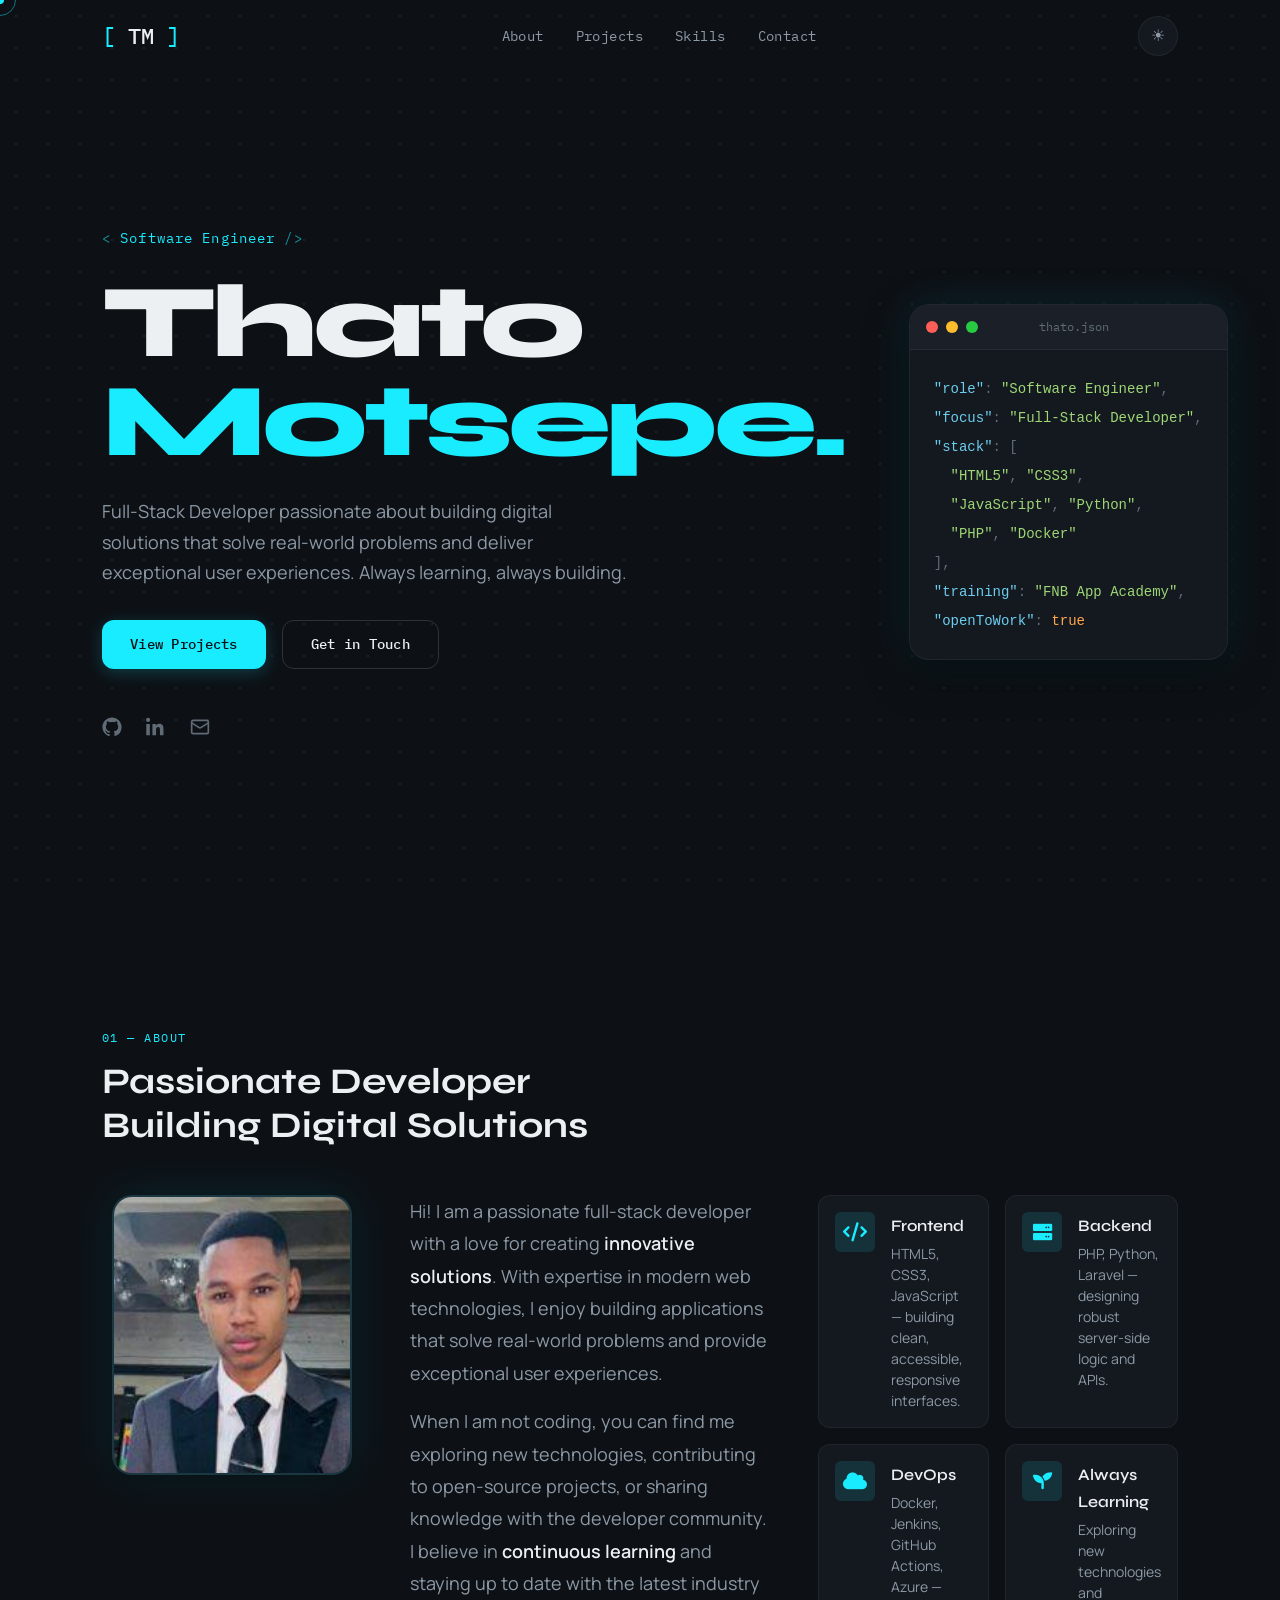
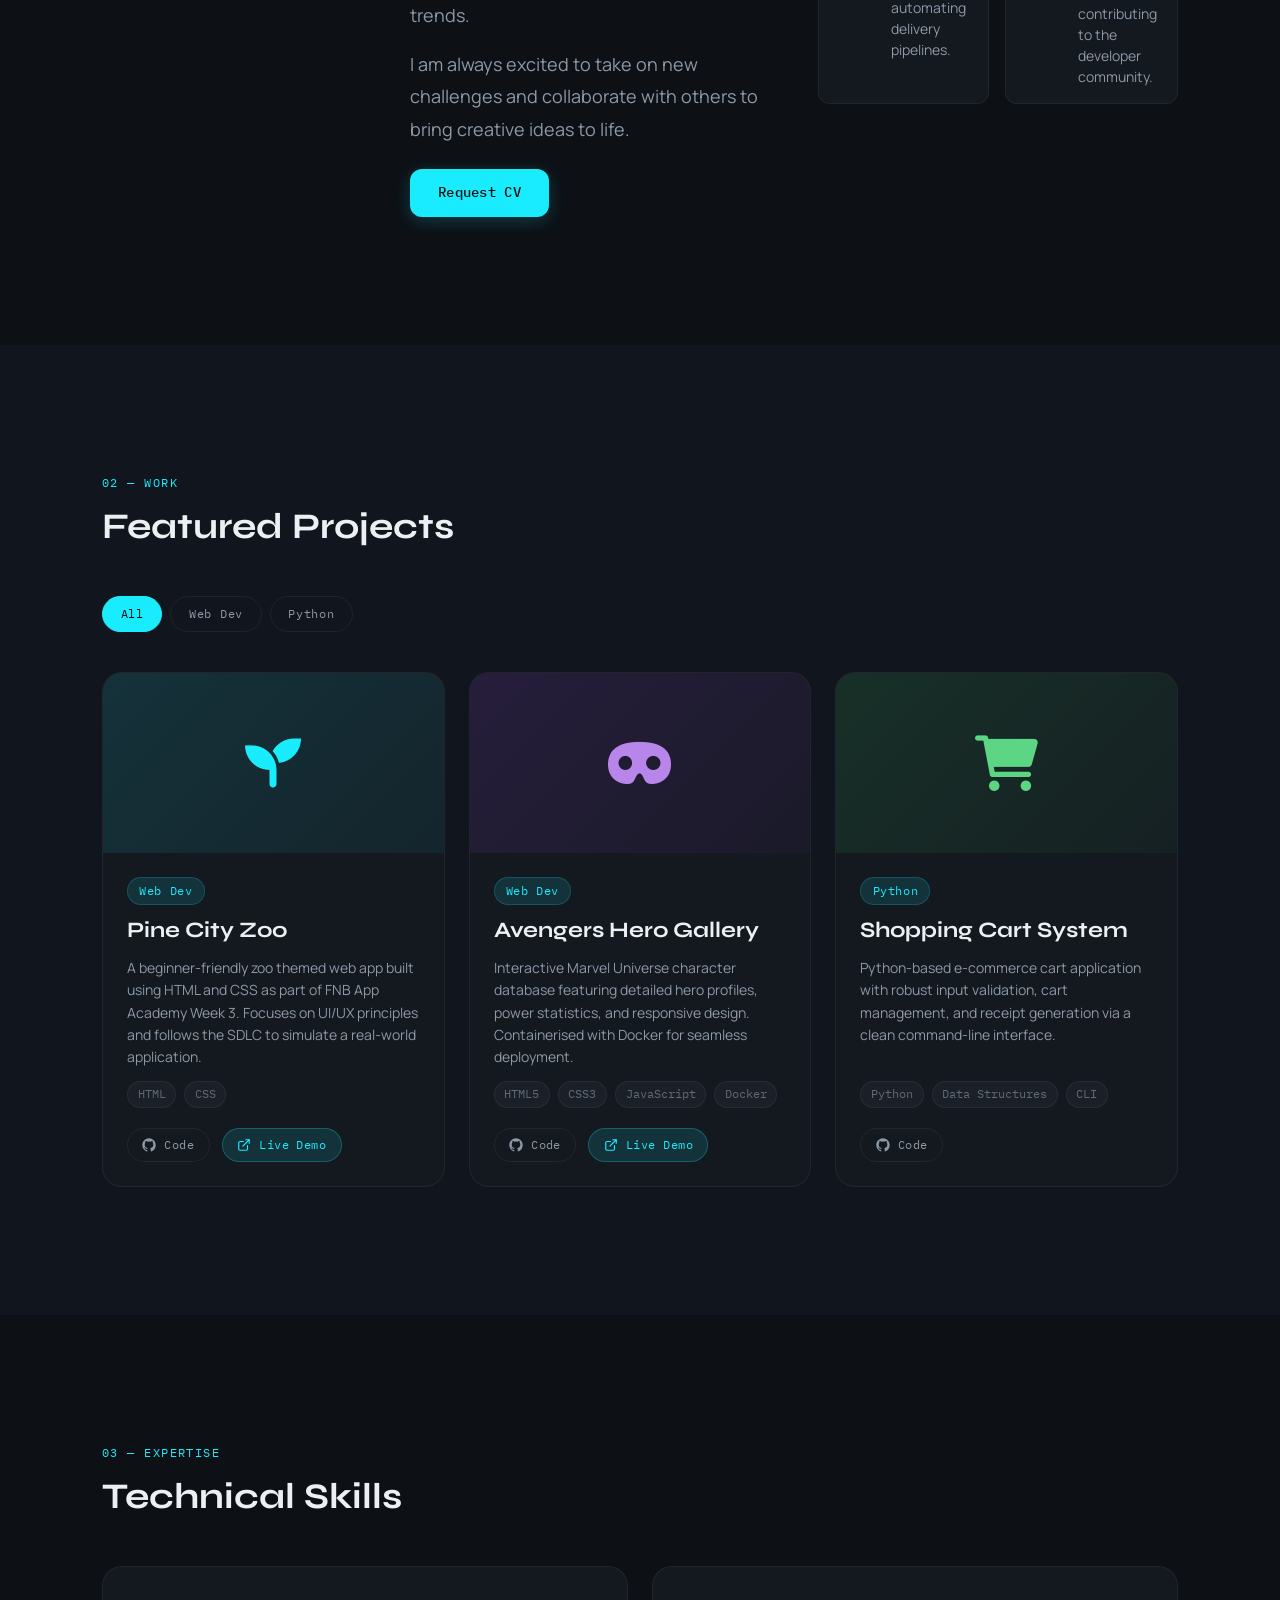
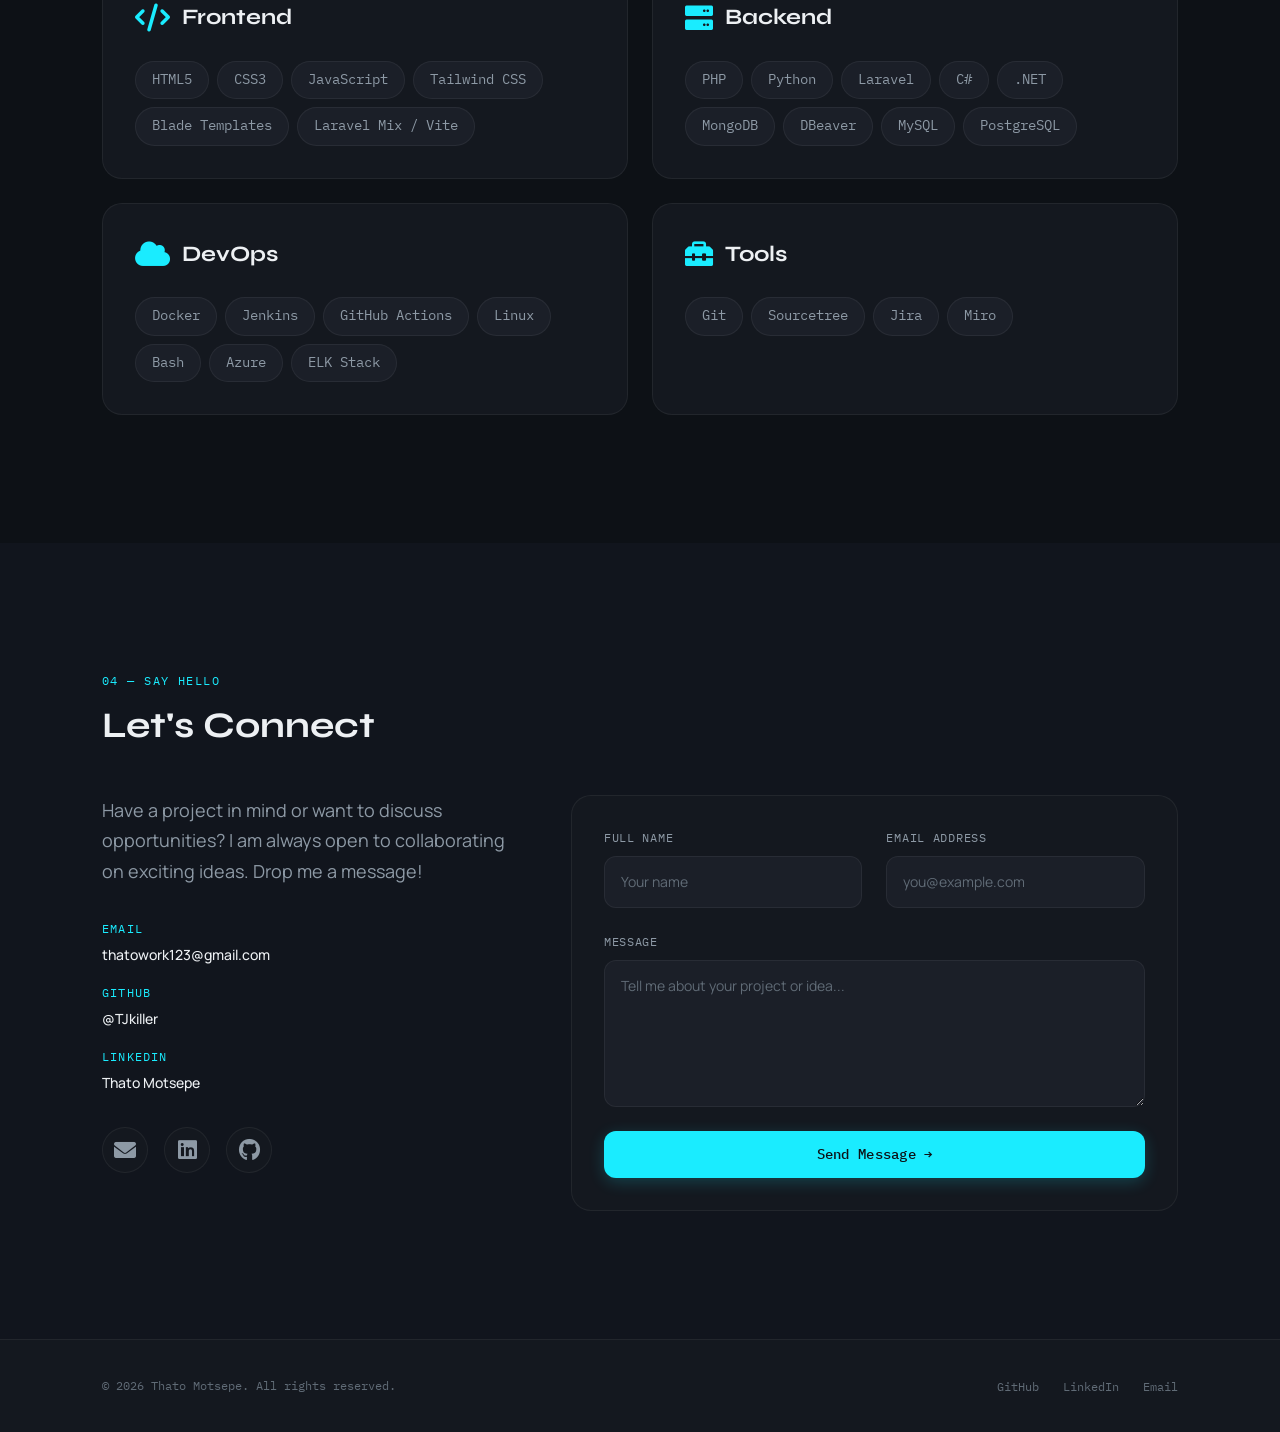
<file: index.html>
<!DOCTYPE html>
<html lang="en" data-theme="dark">
<head>
  <meta charset="UTF-8" />
  <meta name="viewport" content="width=device-width, initial-scale=1.0" />
  <meta name="description" content="Thato Motsepe — Software Engineer & Full-Stack Developer based in South Africa." />
  <title>Thato Motsepe · Software Engineer</title>

  <!-- Fonts: Syne (display) + IBM Plex Mono (code accents) + Manrope (body) -->
  <link rel="preconnect" href="https://fonts.googleapis.com" />
  <link rel="preconnect" href="https://fonts.gstatic.com" crossorigin />
  <link href="https://fonts.googleapis.com/css2?family=Syne:wght@400;600;700;800&family=IBM+Plex+Mono:wght@300;400;500&family=Manrope:wght@300;400;500;600&display=swap" rel="stylesheet" />

  <!-- Font Awesome (for icons used in projects section) -->
  <link href="https://cdnjs.cloudflare.com/ajax/libs/font-awesome/6.0.0/css/all.min.css" rel="stylesheet" />

  <!-- Stylesheet -->
  <link rel="stylesheet" href="main.css" />
</head>

<body>

  <!-- ============================================================
       CURSOR (desktop only)
  ============================================================ -->
  <div class="cursor" aria-hidden="true"></div>
  <div class="cursor-ring" aria-hidden="true"></div>

  <!-- ============================================================
       NAVIGATION
  ============================================================ -->
  <header class="site-header" id="site-header">
    <div class="header-inner">

      <!-- Logo / initials -->
      <a href="#hero" class="logo" aria-label="Thato Motsepe — home">
        <span class="logo-bracket">[</span>
        <span class="logo-name">TM</span>
        <span class="logo-bracket">]</span>
      </a>

      <!-- Desktop nav links -->
      <nav class="nav-links" id="nav-links" aria-label="Primary navigation">
        <ul>
          <li><a href="#about"    class="nav-link" data-section="about">About</a></li>
          <li><a href="#projects" class="nav-link" data-section="projects">Projects</a></li>
          <li><a href="#skills"   class="nav-link" data-section="skills">Skills</a></li>
          <li><a href="#contact"  class="nav-link" data-section="contact">Contact</a></li>
        </ul>
      </nav>

      <!-- Right controls -->
      <div class="header-controls">
        <button class="theme-toggle" id="theme-toggle" aria-label="Toggle colour theme" title="Toggle theme">
          <span class="theme-icon theme-icon--dark">☀</span>
          <span class="theme-icon theme-icon--light">☾</span>
        </button>

        <button class="burger" id="burger" aria-label="Toggle mobile menu" aria-expanded="false">
          <span></span>
          <span></span>
          <span></span>
        </button>
      </div>
    </div>
  </header>

  <!-- Mobile overlay -->
  <div class="mobile-overlay" id="mobile-overlay" aria-hidden="true"></div>

  <!-- ============================================================
       HERO
  ============================================================ -->
  <main>
    <section class="hero" id="hero" aria-label="Introduction">

      <!-- Background dot-grid -->
      <div class="hero-grid" aria-hidden="true"></div>

      <div class="hero-content">
        <p class="hero-eyebrow" data-animate="fade-up">
          <span class="tag-bracket">&lt;</span>
          Software Engineer
          <span class="tag-bracket">/&gt;</span>
        </p>

        <h1 class="hero-name" data-animate="fade-up" data-delay="100">
          Thato<br />
          <span class="hero-name--accent">Motsepe.</span>
        </h1>

        <p class="hero-bio" data-animate="fade-up" data-delay="200">
          Full-Stack Developer passionate about building digital solutions
          that solve real-world problems and deliver exceptional user experiences.
          Always learning, always building.
        </p>

        <div class="hero-cta" data-animate="fade-up" data-delay="300">
          <a href="#projects" class="btn btn--primary">View Projects</a>
          <a href="#contact"  class="btn btn--ghost">Get in Touch</a>
        </div>

        <!-- Social strip -->
        <ul class="hero-socials" data-animate="fade-up" data-delay="400">
          <li>
            <a href="https://github.com/TJkiller" target="_blank" rel="noopener" aria-label="GitHub">
              <!-- GitHub icon -->
              <svg width="20" height="20" viewBox="0 0 24 24" fill="currentColor"><path d="M12 .5C5.73.5.5 5.74.5 12c0 5.1 3.29 9.43 7.86 10.96.58.1.79-.25.79-.56v-2c-3.2.7-3.87-1.54-3.87-1.54-.53-1.34-1.28-1.7-1.28-1.7-1.05-.72.08-.7.08-.7 1.16.08 1.77 1.2 1.77 1.2 1.03 1.76 2.7 1.25 3.36.96.1-.75.4-1.25.72-1.54-2.56-.29-5.25-1.28-5.25-5.7 0-1.26.45-2.28 1.19-3.09-.12-.29-.52-1.46.11-3.04 0 0 .97-.31 3.18 1.18a11.1 11.1 0 0 1 2.9-.39c.98 0 1.97.13 2.9.39 2.2-1.49 3.17-1.18 3.17-1.18.63 1.58.23 2.75.11 3.04.74.81 1.19 1.83 1.19 3.09 0 4.43-2.7 5.41-5.27 5.69.41.36.78 1.06.78 2.14v3.16c0 .31.2.67.8.56A11.51 11.51 0 0 0 23.5 12C23.5 5.74 18.27.5 12 .5z"/></svg>
            </a>
          </li>
          <li>
            <a href="https://linkedin.com/in/thato-motsepe-7a61232b8" target="_blank" rel="noopener" aria-label="LinkedIn">
              <!-- LinkedIn icon -->
              <svg width="20" height="20" viewBox="0 0 24 24" fill="currentColor"><path d="M4.98 3.5A2.49 2.49 0 0 1 2.5 6a2.49 2.49 0 0 1-2.48-2.5A2.49 2.49 0 0 1 2.5 1a2.49 2.49 0 0 1 2.48 2.5zM.35 8.5H4.6V22H.35V8.5zm7.37 0h4.06v1.85h.06c.57-1.07 1.96-2.2 4.03-2.2 4.3 0 5.1 2.83 5.1 6.51V22h-4.24v-6.5c0-1.55-.03-3.55-2.16-3.55-2.17 0-2.5 1.69-2.5 3.44V22H7.72V8.5z"/></svg>
            </a>
          </li>
          <li>
            <a href="/cdn-cgi/l/email-protection#15617d74617a627a677e242726557278747c793b767a78" aria-label="Email">
              <!-- Email icon -->
              <svg width="20" height="20" viewBox="0 0 24 24" fill="none" stroke="currentColor" stroke-width="2" stroke-linecap="round" stroke-linejoin="round"><rect x="2" y="4" width="20" height="16" rx="2"/><path d="m22 7-8.97 5.7a1.94 1.94 0 0 1-2.06 0L2 7"/></svg>
            </a>
          </li>
        </ul>
      </div>

      <!-- Decorative code block -->
      <div class="hero-code-block" aria-hidden="true">
        <div class="code-window">
          <div class="code-window__titlebar">
            <span class="dot dot--red"></span>
            <span class="dot dot--yellow"></span>
            <span class="dot dot--green"></span>
            <span class="code-window__filename">thato.json</span>
          </div>
          <pre class="code-window__body"><code><span class="c-key">"role"</span><span class="c-punct">:</span> <span class="c-str">"Software Engineer"</span><span class="c-punct">,</span>
<span class="c-key">"focus"</span><span class="c-punct">:</span> <span class="c-str">"Full-Stack Developer"</span><span class="c-punct">,</span>
<span class="c-key">"stack"</span><span class="c-punct">:</span> <span class="c-punct">[</span>
  <span class="c-str">"HTML5"</span><span class="c-punct">,</span> <span class="c-str">"CSS3"</span><span class="c-punct">,</span>
  <span class="c-str">"JavaScript"</span><span class="c-punct">,</span> <span class="c-str">"Python"</span><span class="c-punct">,</span>
  <span class="c-str">"PHP"</span><span class="c-punct">,</span> <span class="c-str">"Docker"</span>
<span class="c-punct">]</span><span class="c-punct">,</span>
<span class="c-key">"training"</span><span class="c-punct">:</span> <span class="c-str">"FNB App Academy"</span><span class="c-punct">,</span>
<span class="c-key">"openToWork"</span><span class="c-punct">:</span> <span class="c-bool">true</span></code></pre>
        </div>
      </div>

    </section>

    <!-- ============================================================
         ABOUT
    ============================================================ -->
    <section class="section" id="about" aria-label="About Thato">
      <div class="section-inner">

        <header class="section-header" data-animate="fade-up">
          <p class="section-label">01 — About</p>
          <h2 class="section-title">Passionate Developer<br/>Building Digital Solutions</h2>
        </header>

        <div class="about-grid">

          <!-- Profile photo -->
          <div class="about-photo" data-animate="fade-up">
            <div class="about-photo__frame">
              <!--
                Replace the src below with the path to your actual photo.
                e.g. src="./assets/images/thato.jpg" // when you want to add an image here 
              -->
              <img src="[data-uri]"
                alt="Thato Motsepe"
                class="about-photo__img"
                onerror="this.parentElement.classList.add('about-photo__frame--placeholder')"
              />
              <div class="about-photo__placeholder" aria-hidden="true">
                <i class="fas fa-user"></i>
                <span>Your Photo Here</span>
              </div>
            </div>
          </div>

          <!-- Bio text -->
          <div class="about-text" data-animate="fade-up" data-delay="100">
            <p>
              Hi! I am a passionate full-stack developer with a love for creating
              <strong>innovative solutions</strong>. With expertise in modern web technologies, I
              enjoy building applications that solve real-world problems and
              provide exceptional user experiences.
            </p>
            <p>
              When I am not coding, you can find me exploring new technologies,
              contributing to open-source projects, or sharing knowledge with
              the developer community. I believe in <strong>continuous learning</strong> and
              staying up to date with the latest industry trends.
            </p>
            <p>
              I am always excited to take on new challenges and collaborate with
              others to bring creative ideas to life.
            </p>
            <a href="#contact" class="btn btn--primary" style="margin-top: 1.5rem; display: inline-flex;">Request CV</a>
          </div>

          <!-- Quick-stats / info cards -->
          <div class="activity-cards" data-animate="fade-up" data-delay="200">

            <div class="activity-card">
              <div class="activity-card__icon">
                <i class="fas fa-code" style="font-size:1.2rem; color: var(--accent);"></i>
              </div>
              <div>
                <h3>Frontend</h3>
                <p>HTML5, CSS3, JavaScript — building clean, accessible, responsive interfaces.</p>
              </div>
            </div>

            <div class="activity-card">
              <div class="activity-card__icon">
                <i class="fas fa-server" style="font-size:1.2rem; color: var(--accent);"></i>
              </div>
              <div>
                <h3>Backend</h3>
                <p>PHP, Python, Laravel — designing robust server-side logic and APIs.</p>
              </div>
            </div>

            <div class="activity-card">
              <div class="activity-card__icon">
                <i class="fas fa-cloud" style="font-size:1.2rem; color: var(--accent);"></i>
              </div>
              <div>
                <h3>DevOps</h3>
                <p>Docker, Jenkins, GitHub Actions, Azure — automating delivery pipelines.</p>
              </div>
            </div>

            <div class="activity-card">
              <div class="activity-card__icon">
                <i class="fas fa-seedling" style="font-size:1.2rem; color: var(--accent);"></i>
              </div>
              <div>
                <h3>Always Learning</h3>
                <p>Exploring new technologies and contributing to the developer community.</p>
              </div>
            </div>

          </div>
        </div>
      </div>
    </section>

    <!-- ============================================================
         PROJECTS
    ============================================================ -->
    <section class="section section--alt" id="projects" aria-label="Projects">
      <div class="section-inner">

        <header class="section-header" data-animate="fade-up">
          <p class="section-label">02 — Work</p>
          <h2 class="section-title">Featured Projects</h2>
        </header>

        <!-- Filter buttons -->
        <div class="filter-bar" data-animate="fade-up" data-delay="100">
          <button class="filter-btn active" data-filter="all">All</button>
          <button class="filter-btn" data-filter="web">Web Dev</button>
          <button class="filter-btn" data-filter="python">Python</button>
        </div>

        <!-- Project cards -->
        <ul class="projects-grid" id="projects-grid">

          <!-- Pine City Zoo -->
          <li class="project-card" data-category="web" data-animate="fade-up" data-delay="100">
            <div class="project-card__inner">
              <div class="project-card__image project-card__image--icon">
                <i class="fas fa-seedling"></i>
              </div>
              <div class="project-card__content">
                <div class="project-card__meta">
                  <span class="project-badge">Web Dev</span>
                </div>
                <h3>Pine City Zoo</h3>
                <p>A beginner-friendly zoo themed web app built using HTML and CSS as part of FNB App Academy Week 3. Focuses on UI/UX principles and follows the SDLC to simulate a real-world application.</p>
                <div class="project-card__tags">
                  <span>HTML</span>
                  <span>CSS</span>
                </div>
                <div class="project-card__links">
                  <a href="https://github.com/TJkiller/Pine-City-Zoo" target="_blank" rel="noopener" class="project-link">
                    <svg width="14" height="14" viewBox="0 0 24 24" fill="currentColor"><path d="M12 .5C5.73.5.5 5.74.5 12c0 5.1 3.29 9.43 7.86 10.96.58.1.79-.25.79-.56v-2c-3.2.7-3.87-1.54-3.87-1.54-.53-1.34-1.28-1.7-1.28-1.7-1.05-.72.08-.7.08-.7 1.16.08 1.77 1.2 1.77 1.2 1.03 1.76 2.7 1.25 3.36.96.1-.75.4-1.25.72-1.54-2.56-.29-5.25-1.28-5.25-5.7 0-1.26.45-2.28 1.19-3.09-.12-.29-.52-1.46.11-3.04 0 0 .97-.31 3.18 1.18a11.1 11.1 0 0 1 2.9-.39c.98 0 1.97.13 2.9.39 2.2-1.49 3.17-1.18 3.17-1.18.63 1.58.23 2.75.11 3.04.74.81 1.19 1.83 1.19 3.09 0 4.43-2.7 5.41-5.27 5.69.41.36.78 1.06.78 2.14v3.16c0 .31.2.67.8.56A11.51 11.51 0 0 0 23.5 12C23.5 5.74 18.27.5 12 .5z"/></svg>
                    Code
                  </a>
                  <a href="https://tjkiller.github.io/Pine-City-Zoo/" target="_blank" rel="noopener" class="project-link project-link--accent">
                    <svg width="14" height="14" viewBox="0 0 24 24" fill="none" stroke="currentColor" stroke-width="2" stroke-linecap="round" stroke-linejoin="round"><path d="M18 13v6a2 2 0 0 1-2 2H5a2 2 0 0 1-2-2V8a2 2 0 0 1 2-2h6"/><polyline points="15 3 21 3 21 9"/><line x1="10" y1="14" x2="21" y2="3"/></svg>
                    Live Demo
                  </a>
                </div>
              </div>
            </div>
          </li>

          <!-- Avengers Hero Gallery -->
          <li class="project-card" data-category="web" data-animate="fade-up" data-delay="150">
            <div class="project-card__inner">
              <div class="project-card__image project-card__image--icon project-card__image--purple">
                <i class="fas fa-mask"></i>
              </div>
              <div class="project-card__content">
                <div class="project-card__meta">
                  <span class="project-badge">Web Dev</span>
                </div>
                <h3>Avengers Hero Gallery</h3>
                <p>Interactive Marvel Universe character database featuring detailed hero profiles, power statistics, and responsive design. Containerised with Docker for seamless deployment.</p>
                <div class="project-card__tags">
                  <span>HTML5</span>
                  <span>CSS3</span>
                  <span>JavaScript</span>
                  <span>Docker</span>
                </div>
                <div class="project-card__links">
                  <a href="https://github.com/TJkiller/AvengersApp.git" target="_blank" rel="noopener" class="project-link">
                    <svg width="14" height="14" viewBox="0 0 24 24" fill="currentColor"><path d="M12 .5C5.73.5.5 5.74.5 12c0 5.1 3.29 9.43 7.86 10.96.58.1.79-.25.79-.56v-2c-3.2.7-3.87-1.54-3.87-1.54-.53-1.34-1.28-1.7-1.28-1.7-1.05-.72.08-.7.08-.7 1.16.08 1.77 1.2 1.77 1.2 1.03 1.76 2.7 1.25 3.36.96.1-.75.4-1.25.72-1.54-2.56-.29-5.25-1.28-5.25-5.7 0-1.26.45-2.28 1.19-3.09-.12-.29-.52-1.46.11-3.04 0 0 .97-.31 3.18 1.18a11.1 11.1 0 0 1 2.9-.39c.98 0 1.97.13 2.9.39 2.2-1.49 3.17-1.18 3.17-1.18.63 1.58.23 2.75.11 3.04.74.81 1.19 1.83 1.19 3.09 0 4.43-2.7 5.41-5.27 5.69.41.36.78 1.06.78 2.14v3.16c0 .31.2.67.8.56A11.51 11.51 0 0 0 23.5 12C23.5 5.74 18.27.5 12 .5z"/></svg>
                    Code
                  </a>
                  <a href="https://tjkiller.github.io/AvengersApp/" target="_blank" rel="noopener" class="project-link project-link--accent">
                    <svg width="14" height="14" viewBox="0 0 24 24" fill="none" stroke="currentColor" stroke-width="2" stroke-linecap="round" stroke-linejoin="round"><path d="M18 13v6a2 2 0 0 1-2 2H5a2 2 0 0 1-2-2V8a2 2 0 0 1 2-2h6"/><polyline points="15 3 21 3 21 9"/><line x1="10" y1="14" x2="21" y2="3"/></svg>
                    Live Demo
                  </a>
                </div>
              </div>
            </div>
          </li>

          <!-- Shopping Cart System -->
          <li class="project-card" data-category="python" data-animate="fade-up" data-delay="200">
            <div class="project-card__inner">
              <div class="project-card__image project-card__image--icon project-card__image--green">
                <i class="fas fa-shopping-cart"></i>
              </div>
              <div class="project-card__content">
                <div class="project-card__meta">
                  <span class="project-badge">Python</span>
                </div>
                <h3>Shopping Cart System</h3>
                <p>Python-based e-commerce cart application with robust input validation, cart management, and receipt generation via a clean command-line interface.</p>
                <div class="project-card__tags">
                  <span>Python</span>
                  <span>Data Structures</span>
                  <span>CLI</span>
                </div>
                <div class="project-card__links">
                  <a href="https://github.com/TJkiller/ShoppingCart.git" target="_blank" rel="noopener" class="project-link">
                    <svg width="14" height="14" viewBox="0 0 24 24" fill="currentColor"><path d="M12 .5C5.73.5.5 5.74.5 12c0 5.1 3.29 9.43 7.86 10.96.58.1.79-.25.79-.56v-2c-3.2.7-3.87-1.54-3.87-1.54-.53-1.34-1.28-1.7-1.28-1.7-1.05-.72.08-.7.08-.7 1.16.08 1.77 1.2 1.77 1.2 1.03 1.76 2.7 1.25 3.36.96.1-.75.4-1.25.72-1.54-2.56-.29-5.25-1.28-5.25-5.7 0-1.26.45-2.28 1.19-3.09-.12-.29-.52-1.46.11-3.04 0 0 .97-.31 3.18 1.18a11.1 11.1 0 0 1 2.9-.39c.98 0 1.97.13 2.9.39 2.2-1.49 3.17-1.18 3.17-1.18.63 1.58.23 2.75.11 3.04.74.81 1.19 1.83 1.19 3.09 0 4.43-2.7 5.41-5.27 5.69.41.36.78 1.06.78 2.14v3.16c0 .31.2.67.8.56A11.51 11.51 0 0 0 23.5 12C23.5 5.74 18.27.5 12 .5z"/></svg>
                    Code
                  </a>
                </div>
              </div>
            </div>
          </li>

        </ul>

      </div>
    </section>

    <!-- ============================================================
         SKILLS
    ============================================================ -->
    <section class="section" id="skills" aria-label="Technical Skills">
      <div class="section-inner">

        <header class="section-header" data-animate="fade-up">
          <p class="section-label">03 — Expertise</p>
          <h2 class="section-title">Technical Skills</h2>
        </header>

        <div class="skills-grid">

          <div class="skill-category" data-animate="fade-up" data-delay="100">
            <h3 class="skill-category__heading">
              <i class="fas fa-code"></i>
              Frontend
            </h3>
            <div class="skill-items">
            <span class="skill-item">HTML5</span>
            <span class="skill-item">CSS3</span>
            <span class="skill-item">JavaScript</span>
            <span class="skill-item">Tailwind CSS</span>
            <span class="skill-item">Blade Templates</span>
            <span class="skill-item">Laravel Mix / Vite</span>
            </div>
          </div>

          <div class="skill-category" data-animate="fade-up" data-delay="150">
            <h3 class="skill-category__heading">
              <i class="fas fa-server"></i>
              Backend
            </h3>
            <div class="skill-items">
              <span class="skill-item">PHP</span>
              <span class="skill-item">Python</span>
              <span class="skill-item">Laravel</span>
              <span class="skill-item">C#</span>
              <span class="skill-item">.NET</span>
              <span class="skill-item">MongoDB</span>
              <span class="skill-item">DBeaver</span>
              <span class="skill-item">MySQL</span>
              <span class="skill-item">PostgreSQL</span>
            </div>
          </div>

          <div class="skill-category" data-animate="fade-up" data-delay="200">
            <h3 class="skill-category__heading">
              <i class="fas fa-cloud"></i>
              DevOps
            </h3>
            <div class="skill-items">
              <span class="skill-item">Docker</span>
              <span class="skill-item">Jenkins</span>
              <span class="skill-item">GitHub Actions</span>
              <span class="skill-item">Linux</span>
              <span class="skill-item">Bash</span>
              <span class="skill-item">Azure</span>
                <span class="skill-item"> ELK Stack</span>
              
            </div>
          </div>

          <div class="skill-category" data-animate="fade-up" data-delay="250">
            <h3 class="skill-category__heading">
              <i class="fas fa-toolbox"></i>
              Tools
            </h3>
            <div class="skill-items">
              <span class="skill-item">Git</span>
              <span class="skill-item">Sourcetree</span>
              <span class="skill-item">Jira</span>
              <span class="skill-item">Miro</span>
            </div>
          </div>

        </div>

      </div>
    </section>

    <!-- ============================================================
         CONTACT
    ============================================================ -->
    <section class="section section--alt" id="contact" aria-label="Contact">
      <div class="section-inner">

        <header class="section-header" data-animate="fade-up">
          <p class="section-label">04 — Say Hello</p>
          <h2 class="section-title">Let's Connect</h2>
        </header>

        <div class="contact-grid">

          <!-- Contact info side -->
          <div class="contact-info" data-animate="fade-up" data-delay="100">
            <p class="contact-info__lead">
              Have a project in mind or want to discuss opportunities?
              I am always open to collaborating on exciting ideas. Drop me a message!
            </p>

            <ul class="contact-details">
              <li>
                <span class="contact-details__label">Email</span>
                 <a href="mailto:thatowork123@gmail.com" class="contact-details__value">thatowork123@gmail.com</a>
              </li>
              <li>
                <span class="contact-details__label">GitHub</span>
                <a href="https://github.com/TJkiller" target="_blank" rel="noopener" class="contact-details__value">@TJkiller</a>
              </li>
              <li>
                <span class="contact-details__label">LinkedIn</span>
                <a href="https://linkedin.com/in/thato-motsepe-7a61232b8" target="_blank" rel="noopener" class="contact-details__value">Thato Motsepe</a>
              </li>
            </ul>

            <!-- Social icon strip -->
            <ul class="contact-socials">
             <li>
                <a href="mailto:thatowork123@gmail.com" class="social-icon-link" aria-label="Email">
                  <i class="fas fa-envelope"></i>
                </a>
              <li>
                <a href="https://linkedin.com/in/thato-motsepe-7a61232b8" target="_blank" rel="noopener" class="social-icon-link" aria-label="LinkedIn">
                  <i class="fab fa-linkedin"></i>
                </a>
              </li>
              <li>
                <a href="https://github.com/TJkiller" target="_blank" rel="noopener" class="social-icon-link" aria-label="GitHub">
                  <i class="fab fa-github"></i>
                </a>
              </li>
            </ul>
          </div>

          <!-- Contact form (FormSubmit) -->
          <form
            class="contact-form"
            id="contact-form"
            action="https://formsubmit.co/9266d4eb477871fbc6716cf526ea7bfc"
            method="POST"
            data-animate="fade-up"
            data-delay="200"
          >
            <!-- Disable formsubmit captcha -->
            <input type="hidden" name="_captcha" value="false" />
            <!-- Redirect back to same page after submit -->
            <input type="hidden" name="_next" value="" id="form-next-url" />

            <div class="form-row">
              <div class="form-group">
                <label for="name">Full Name</label>
                <input type="text" id="name" name="name" placeholder="Your name" required />
              </div>
              <div class="form-group">
                <label for="email">Email Address</label>
                <input type="email" id="email" name="email" placeholder="you@example.com" required />
              </div>
            </div>
            <div class="form-group">
              <label for="message">Message</label>
              <textarea id="message" name="message" rows="5" placeholder="Tell me about your project or idea..." required></textarea>
            </div>
            <button type="submit" class="btn btn--primary btn--wide" id="submit-btn">
              <span class="btn-text">Send Message</span>
              <span class="btn-icon">&#8594;</span>
            </button>
          </form>

        </div>

      </div>
    </section>

  </main>

  <!-- ============================================================
       FOOTER
  ============================================================ -->
  <footer class="site-footer">
    <div class="site-footer__inner">
      <p class="site-footer__copy">
        &copy; <span id="year"></span> Thato Motsepe. All rights reserved.
      </p>
      <ul class="site-footer__links">
        <li><a href="https://github.com/TJkiller" target="_blank" rel="noopener">GitHub</a></li>
        <li><a href="https://linkedin.com/in/thato-motsepe-7a61232b8" target="_blank" rel="noopener">LinkedIn</a></li>
        <li><a href="mailto:thatowork123@gmail.com">Email</a></li>
      </ul>
    </div>
  </footer>

  <!-- Scroll-to-top button -->
  <button class="scroll-top" id="scroll-top" aria-label="Scroll to top">&#8593;</button>

  <!-- Main script -->
  <script src="script.js"></script>
</body>
</html>
</file>
<file: main.css>
/* ============================================================
   styles.css — Thato Motsepe Portfolio
   Structure: Same refined dark-first developer aesthetic as reference
   Palette: Deep slate + electric cyan accent
   Typography: Syne (display) + IBM Plex Mono (code) + Manrope (body)
   ============================================================ */


/* ============================================================
   1. CSS CUSTOM PROPERTIES (DESIGN TOKENS)
   ============================================================ */

:root {
  /* --- Colour palette (dark theme, default) --- */
  --bg-base:        hsl(218, 25%, 7%);
  --bg-surface:     hsl(218, 22%, 10%);
  --bg-elevated:    hsl(218, 20%, 13%);
  --bg-alt:         hsl(218, 25%, 9%);

  --accent:         hsl(185, 100%, 55%);       /* electric cyan */
  --accent-dim:     hsla(185, 100%, 55%, 0.12);
  --accent-glow:    hsla(185, 100%, 55%, 0.07);

  --text-primary:   hsl(210, 20%, 94%);
  --text-secondary: hsl(210, 12%, 60%);
  --text-muted:     hsl(210, 10%, 42%);

  --border:         hsla(210, 20%, 100%, 0.06);
  --border-hover:   hsla(210, 20%, 100%, 0.14);

  /* --- Typography --- */
  --ff-display: 'Syne', sans-serif;
  --ff-body:    'Manrope', sans-serif;
  --ff-mono:    'IBM Plex Mono', monospace;

  /* --- Font sizes --- */
  --fs-xs:   0.75rem;
  --fs-sm:   0.875rem;
  --fs-base: 1rem;
  --fs-md:   1.125rem;
  --fs-lg:   1.375rem;
  --fs-xl:   1.75rem;
  --fs-2xl:  2.25rem;
  --fs-3xl:  3rem;
  --fs-hero: clamp(3.5rem, 9vw, 6.5rem);

  /* --- Spacing --- */
  --space-1:  0.25rem;
  --space-2:  0.5rem;
  --space-3:  0.75rem;
  --space-4:  1rem;
  --space-6:  1.5rem;
  --space-8:  2rem;
  --space-10: 2.5rem;
  --space-12: 3rem;
  --space-16: 4rem;
  --space-20: 5rem;
  --space-24: 6rem;

  /* --- Layout --- */
  --max-width:  1140px;
  --section-pad: clamp(5rem, 10vw, 8rem);

  /* --- Shape & Effects --- */
  --radius-sm:   6px;
  --radius-md:   12px;
  --radius-lg:   20px;
  --radius-full: 9999px;

  --shadow-sm:     0 1px 4px hsla(0,0%,0%,0.35);
  --shadow-md:     0 4px 20px hsla(0,0%,0%,0.45);
  --shadow-lg:     0 12px 40px hsla(0,0%,0%,0.55);
  --shadow-accent: 0 0 40px hsla(185, 100%, 55%, 0.12);

  --transition:      0.25s cubic-bezier(0.4, 0, 0.2, 1);
  --transition-slow: 0.5s cubic-bezier(0.4, 0, 0.2, 1);
}

/* ============================================================
   2. LIGHT THEME OVERRIDES
   ============================================================ */

[data-theme="light"] {
  --bg-base:       hsl(200, 20%, 97%);
  --bg-surface:    hsl(200, 18%, 92%);
  --bg-elevated:   hsl(200, 15%, 87%);
  --bg-alt:        hsl(200, 20%, 95%);

  --accent:        hsl(185, 80%, 35%);
  --accent-dim:    hsla(185, 80%, 35%, 0.1);
  --accent-glow:   hsla(185, 80%, 35%, 0.06);

  --text-primary:  hsl(218, 35%, 10%);
  --text-secondary:hsl(218, 15%, 32%);
  --text-muted:    hsl(218, 10%, 52%);

  --border:        hsla(218, 20%, 0%, 0.07);
  --border-hover:  hsla(218, 20%, 0%, 0.16);

  --shadow-sm:     0 1px 4px hsla(0,0%,0%,0.06);
  --shadow-md:     0 4px 20px hsla(0,0%,0%,0.1);
  --shadow-lg:     0 12px 40px hsla(0,0%,0%,0.12);
  --shadow-accent: 0 0 40px hsla(185, 80%, 35%, 0.1);
}


/* ============================================================
   3. RESET & BASE
   ============================================================ */

*, *::before, *::after {
  margin: 0;
  padding: 0;
  box-sizing: border-box;
}

html {
  scroll-behavior: smooth;
  font-size: 16px;
}

body {
  font-family: var(--ff-body);
  font-size: var(--fs-base);
  line-height: 1.7;
  color: var(--text-primary);
  background: var(--bg-base);
  overflow-x: hidden;
}

/* Smooth theme transitions on key properties */
body,
.site-header,
.activity-card,
.skill-category,
.project-card,
.contact-form,
.site-footer {
  transition: background-color var(--transition-slow),
              border-color var(--transition-slow),
              color var(--transition);
}

img, svg { display: block; max-width: 100%; }
a   { color: inherit; text-decoration: none; }
ul, ol { list-style: none; }
button { cursor: pointer; font: inherit; border: none; background: none; }
input, textarea { font: inherit; }

::selection {
  background: var(--accent);
  color: hsl(218, 25%, 7%);
}

:focus-visible {
  outline: 2px solid var(--accent);
  outline-offset: 3px;
  border-radius: var(--radius-sm);
}


/* ============================================================
   4. SCROLLBAR
   ============================================================ */

::-webkit-scrollbar        { width: 5px; }
::-webkit-scrollbar-track  { background: var(--bg-base); }
::-webkit-scrollbar-thumb  { background: var(--border-hover); border-radius: var(--radius-full); }
::-webkit-scrollbar-thumb:hover { background: var(--accent); }


/* ============================================================
   5. CUSTOM CURSOR (desktop only)
   ============================================================ */

.cursor,
.cursor-ring {
  position: fixed;
  border-radius: var(--radius-full);
  pointer-events: none;
  z-index: 9999;
  transform: translate(-50%, -50%);
}

.cursor {
  width: 8px;
  height: 8px;
  background: var(--accent);
}

.cursor-ring {
  width: 32px;
  height: 32px;
  border: 1.5px solid var(--accent);
  opacity: 0.45;
  transition: transform 0.15s ease, opacity var(--transition);
}

.cursor-ring.hovered {
  transform: translate(-50%, -50%) scale(1.8);
  opacity: 0.8;
}

@media (max-width: 768px) {
  .cursor, .cursor-ring { display: none; }
}


/* ============================================================
   6. HEADER / NAVIGATION
   ============================================================ */

.site-header {
  position: fixed;
  top: 0;
  left: 0;
  right: 0;
  z-index: 100;
  padding: var(--space-4) 0;
  background: transparent;
  transition: background var(--transition), box-shadow var(--transition), padding var(--transition);
}

.site-header.scrolled {
  padding: var(--space-3) 0;
  background: hsla(218, 25%, 7%, 0.88);
  backdrop-filter: blur(18px);
  -webkit-backdrop-filter: blur(18px);
  box-shadow: 0 1px 0 var(--border);
}

[data-theme="light"] .site-header.scrolled {
  background: hsla(200, 20%, 97%, 0.9);
}

.header-inner {
  max-width: var(--max-width);
  margin: 0 auto;
  padding: 0 var(--space-8);
  display: flex;
  align-items: center;
  justify-content: space-between;
  gap: var(--space-8);
}

/* Logo */
.logo {
  font-family: var(--ff-mono);
  font-size: var(--fs-lg);
  font-weight: 500;
  color: var(--text-primary);
}

.logo-bracket {
  color: var(--accent);
}

/* Nav links */
.nav-links ul {
  display: flex;
  gap: var(--space-8);
  align-items: center;
}

.nav-link {
  font-family: var(--ff-mono);
  font-size: var(--fs-sm);
  color: var(--text-secondary);
  letter-spacing: 0.03em;
  position: relative;
  padding-bottom: 2px;
  transition: color var(--transition);
}

.nav-link::after {
  content: '';
  position: absolute;
  bottom: -2px;
  left: 0;
  width: 0;
  height: 1px;
  background: var(--accent);
  transition: width var(--transition);
}

.nav-link:hover,
.nav-link.active {
  color: var(--text-primary);
}

.nav-link:hover::after,
.nav-link.active::after {
  width: 100%;
}

/* Header controls */
.header-controls {
  display: flex;
  align-items: center;
  gap: var(--space-4);
}

/* Theme toggle */
.theme-toggle {
  width: 40px;
  height: 40px;
  border-radius: var(--radius-full);
  border: 1px solid var(--border);
  background: var(--bg-surface);
  color: var(--text-secondary);
  display: flex;
  align-items: center;
  justify-content: center;
  font-size: var(--fs-base);
  transition: all var(--transition);
}

.theme-toggle:hover {
  border-color: var(--accent);
  color: var(--accent);
  background: var(--accent-dim);
}

.theme-icon--dark  { display: block; }
.theme-icon--light { display: none; }

[data-theme="light"] .theme-icon--dark  { display: none; }
[data-theme="light"] .theme-icon--light { display: block; }

/* Burger button */
.burger {
  display: none;
  flex-direction: column;
  gap: 5px;
  padding: var(--space-2);
  width: 36px;
}

.burger span {
  display: block;
  height: 2px;
  background: var(--text-primary);
  border-radius: var(--radius-full);
  transition: all var(--transition);
  transform-origin: center;
}

.burger.open span:nth-child(1) { transform: translateY(7px) rotate(45deg); }
.burger.open span:nth-child(2) { opacity: 0; transform: scaleX(0); }
.burger.open span:nth-child(3) { transform: translateY(-7px) rotate(-45deg); }

/* Mobile overlay */
.mobile-overlay {
  position: fixed;
  inset: 0;
  background: hsla(218, 25%, 4%, 0.82);
  backdrop-filter: blur(4px);
  z-index: 90;
  opacity: 0;
  visibility: hidden;
  transition: all var(--transition);
}

.mobile-overlay.open {
  opacity: 1;
  visibility: visible;
}


/* ============================================================
   7. LAYOUT HELPERS
   ============================================================ */

.section {
  padding: var(--section-pad) 0;
  position: relative;
}

.section--alt {
  background: var(--bg-alt);
}

.section-inner {
  max-width: var(--max-width);
  margin: 0 auto;
  padding: 0 var(--space-8);
}

.section-header {
  margin-bottom: var(--space-12);
}

.section-label {
  font-family: var(--ff-mono);
  font-size: var(--fs-xs);
  color: var(--accent);
  letter-spacing: 0.12em;
  text-transform: uppercase;
  margin-bottom: var(--space-3);
}

.section-title {
  font-family: var(--ff-display);
  font-size: var(--fs-2xl);
  font-weight: 700;
  color: var(--text-primary);
  line-height: 1.2;
}


/* ============================================================
   8. BUTTONS
   ============================================================ */

.btn {
  display: inline-flex;
  align-items: center;
  gap: var(--space-2);
  padding: 0.75rem 1.75rem;
  font-family: var(--ff-mono);
  font-size: var(--fs-sm);
  font-weight: 500;
  letter-spacing: 0.02em;
  border-radius: var(--radius-md);
  transition: all var(--transition);
}

.btn--primary {
  background: var(--accent);
  color: hsl(218, 25%, 7%);
  box-shadow: 0 4px 16px hsla(185, 100%, 55%, 0.2);
}

.btn--primary:hover {
  transform: translateY(-2px);
  box-shadow: 0 8px 24px hsla(185, 100%, 55%, 0.3);
  filter: brightness(1.08);
}

.btn--ghost {
  background: transparent;
  color: var(--text-primary);
  border: 1px solid var(--border-hover);
}

.btn--ghost:hover {
  border-color: var(--accent);
  color: var(--accent);
  background: var(--accent-dim);
  transform: translateY(-2px);
}

.btn--wide {
  width: 100%;
  justify-content: center;
}

.btn:disabled {
  opacity: 0.5;
  cursor: not-allowed;
  transform: none !important;
}

.btn-icon {
  display: inline-block;
  transition: transform var(--transition);
}

.btn--primary:hover .btn-icon {
  transform: translateX(4px);
}

.inline-link {
  color: var(--accent);
  border-bottom: 1px solid hsla(185, 100%, 55%, 0.3);
  transition: border-color var(--transition);
}

.inline-link:hover { border-color: var(--accent); }


/* ============================================================
   9. HERO SECTION
   ============================================================ */

.hero {
  min-height: 100vh;
  display: grid;
  grid-template-columns: 1fr 1fr;
  align-items: center;
  gap: var(--space-16);
  max-width: var(--max-width);
  margin: 0 auto;
  padding: 8rem var(--space-8) var(--space-16);
  position: relative;
}

/* Dot-grid background */
.hero-grid {
  position: fixed;
  inset: 0;
  z-index: -1;
  background-image: radial-gradient(
    circle,
    hsla(185, 60%, 60%, 0.1) 1px,
    transparent 1px
  );
  background-size: 32px 32px;
  pointer-events: none;
}

[data-theme="light"] .hero-grid {
  background-image: radial-gradient(
    circle,
    hsla(185, 40%, 20%, 0.06) 1px,
    transparent 1px
  );
}

/* Eyebrow */
.hero-eyebrow {
  font-family: var(--ff-mono);
  font-size: var(--fs-sm);
  color: var(--accent);
  letter-spacing: 0.08em;
  margin-bottom: var(--space-6);
}

.tag-bracket { opacity: 0.6; }

/* Name */
.hero-name {
  font-family: var(--ff-display);
  font-size: var(--fs-hero);
  font-weight: 800;
  line-height: 0.95;
  letter-spacing: -0.04em;
  color: var(--text-primary);
  margin-bottom: var(--space-6);
}

.hero-name--accent { color: var(--accent); }

/* Bio */
.hero-bio {
  font-size: var(--fs-md);
  color: var(--text-secondary);
  line-height: 1.7;
  max-width: 48ch;
  margin-bottom: var(--space-8);
}

/* CTA row */
.hero-cta {
  display: flex;
  gap: var(--space-4);
  flex-wrap: wrap;
  margin-bottom: var(--space-12);
}

/* Social strip */
.hero-socials {
  display: flex;
  gap: var(--space-6);
  align-items: center;
}

.hero-socials a {
  color: var(--text-muted);
  transition: color var(--transition), transform var(--transition);
}

.hero-socials a:hover {
  color: var(--accent);
  transform: translateY(-3px);
}

/* Code window decoration */
.hero-code-block {
  display: flex;
  justify-content: center;
  align-items: center;
}

.code-window {
  background: var(--bg-surface);
  border: 1px solid var(--border);
  border-radius: var(--radius-lg);
  box-shadow: var(--shadow-lg), var(--shadow-accent);
  overflow: hidden;
  width: 100%;
  max-width: 440px;
}

.code-window__titlebar {
  display: flex;
  align-items: center;
  gap: var(--space-2);
  padding: var(--space-3) var(--space-4);
  background: var(--bg-elevated);
  border-bottom: 1px solid var(--border);
}

.dot {
  width: 12px;
  height: 12px;
  border-radius: var(--radius-full);
}

.dot--red    { background: #ff5f57; }
.dot--yellow { background: #ffbd2e; }
.dot--green  { background: #28ca41; }

.code-window__filename {
  font-family: var(--ff-mono);
  font-size: var(--fs-xs);
  color: var(--text-muted);
  margin-left: auto;
  margin-right: auto;
  padding-right: 48px;
}

.code-window__body {
  padding: var(--space-6);
  font-family: var(--ff-mono);
  font-size: var(--fs-sm);
  line-height: 2;
  overflow-x: auto;
}

/* Syntax highlight colours */
.c-key   { color: hsl(195, 80%, 68%); }
.c-str   { color: hsl(95, 55%, 65%); }
.c-bool  { color: hsl(30, 100%, 65%); }
.c-punct { color: var(--text-muted); }

[data-theme="light"] .c-key  { color: hsl(195, 60%, 30%); }
[data-theme="light"] .c-str  { color: hsl(120, 40%, 32%); }
[data-theme="light"] .c-bool { color: hsl(30, 80%, 38%); }


/* ============================================================
   10. ABOUT SECTION
   ============================================================ */

.about-grid {
  display: grid;
  grid-template-columns: 260px 1fr 1fr;
  gap: var(--space-12);
  align-items: start;
}

/* --- Profile photo --- */
.about-photo {
  display: flex;
  justify-content: center;
}

.about-photo__frame {
  position: relative;
  width: 240px;
  height: 280px;
  border-radius: var(--radius-lg);
  overflow: hidden;
  border: 2px solid var(--accent-dim);
  box-shadow: var(--shadow-md), var(--shadow-accent);
  background: var(--bg-elevated);
  transition: border-color var(--transition), box-shadow var(--transition);
}

.about-photo__frame:hover {
  border-color: var(--accent);
  box-shadow: var(--shadow-lg), var(--shadow-accent);
}

/* The actual photo */
.about-photo__img {
  width: 100%;
  height: 100%;
  object-fit: cover;
  object-position: center top;
  display: block;
  position: relative;
  z-index: 2;
}

/* Fallback placeholder — shown when image is missing */
.about-photo__placeholder {
  position: absolute;
  inset: 0;
  display: none; /* hidden by default; shown via JS onerror */
  flex-direction: column;
  align-items: center;
  justify-content: center;
  gap: var(--space-3);
  background: var(--bg-elevated);
  color: var(--text-muted);
  font-family: var(--ff-mono);
  font-size: var(--fs-xs);
  letter-spacing: 0.06em;
  border: 2px dashed var(--border-hover);
  border-radius: var(--radius-lg);
}

.about-photo__placeholder i {
  font-size: 3rem;
  color: var(--accent);
  opacity: 0.4;
}

/* When image fails to load, show the placeholder */
.about-photo__frame--placeholder .about-photo__img {
  display: none;
}

.about-photo__frame--placeholder .about-photo__placeholder {
  display: flex;
}

.about-text p {
  color: var(--text-secondary);
  font-size: var(--fs-md);
  line-height: 1.8;
  margin-bottom: var(--space-4);
}

.about-text p strong {
  color: var(--text-primary);
  font-weight: 600;
}

.about-text p:last-of-type { margin-bottom: 0; }

/* Activity / interest cards */
.activity-cards {
  display: grid;
  grid-template-columns: 1fr 1fr;
  gap: var(--space-4);
}

.activity-card {
  display: flex;
  gap: var(--space-4);
  align-items: flex-start;
  background: var(--bg-surface);
  border: 1px solid var(--border);
  border-radius: var(--radius-md);
  padding: var(--space-4);
  transition: border-color var(--transition), box-shadow var(--transition);
}

.activity-card:hover {
  border-color: var(--accent);
  box-shadow: var(--shadow-sm), 0 0 0 1px var(--accent-dim);
}

.activity-card__icon {
  flex-shrink: 0;
  width: 40px;
  height: 40px;
  border-radius: var(--radius-sm);
  background: var(--accent-dim);
  display: flex;
  align-items: center;
  justify-content: center;
}

.activity-card h3 {
  font-family: var(--ff-display);
  font-size: var(--fs-base);
  font-weight: 600;
  color: var(--text-primary);
  margin-bottom: var(--space-1);
}

.activity-card p {
  font-size: var(--fs-sm);
  color: var(--text-secondary);
  line-height: 1.5;
}


/* ============================================================
   11. PROJECTS
   ============================================================ */

/* Filter bar */
.filter-bar {
  display: flex;
  gap: var(--space-2);
  flex-wrap: wrap;
  margin-bottom: var(--space-10);
}

.filter-btn {
  font-family: var(--ff-mono);
  font-size: var(--fs-xs);
  letter-spacing: 0.06em;
  color: var(--text-secondary);
  border: 1px solid var(--border);
  border-radius: var(--radius-full);
  padding: 0.4rem 1.1rem;
  transition: all var(--transition);
}

.filter-btn:hover {
  border-color: var(--accent);
  color: var(--accent);
}

.filter-btn.active {
  background: var(--accent);
  color: hsl(218, 25%, 7%);
  border-color: var(--accent);
}

/* Project grid */
.projects-grid {
  display: grid;
  grid-template-columns: repeat(3, 1fr);
  gap: var(--space-6);
}

.project-card {
  border-radius: var(--radius-lg);
  overflow: hidden;
  background: var(--bg-surface);
  border: 1px solid var(--border);
  transition: transform var(--transition), border-color var(--transition), box-shadow var(--transition);
}

.project-card:hover {
  transform: translateY(-6px);
  border-color: var(--accent);
  box-shadow: var(--shadow-lg), var(--shadow-accent);
}

.project-card.hidden { display: none; }

.project-card__inner {
  display: flex;
  flex-direction: column;
  height: 100%;
}

/* Icon-based image placeholder */
.project-card__image {
  height: 180px;
  display: flex;
  align-items: center;
  justify-content: center;
  background: linear-gradient(135deg, var(--accent-dim), hsla(185, 100%, 55%, 0.06));
  font-size: 3.5rem;
  color: var(--accent);
  transition: background var(--transition-slow);
}

.project-card__image--purple {
  background: linear-gradient(135deg, hsla(270, 70%, 55%, 0.15), hsla(270, 70%, 55%, 0.05));
  color: hsl(270, 70%, 72%);
}

.project-card__image--green {
  background: linear-gradient(135deg, hsla(140, 60%, 45%, 0.15), hsla(140, 60%, 45%, 0.05));
  color: hsl(140, 60%, 60%);
}

.project-card:hover .project-card__image {
  background: linear-gradient(135deg, var(--accent-dim), hsla(185, 100%, 55%, 0.1));
}

.project-card__content {
  padding: var(--space-6);
  flex: 1;
  display: flex;
  flex-direction: column;
  gap: var(--space-3);
}

.project-card__meta { display: flex; gap: var(--space-2); }

.project-badge {
  font-family: var(--ff-mono);
  font-size: var(--fs-xs);
  color: var(--accent);
  background: var(--accent-dim);
  border: 1px solid hsla(185, 100%, 55%, 0.18);
  padding: 0.2rem 0.7rem;
  border-radius: var(--radius-full);
  letter-spacing: 0.05em;
}

.project-card h3 {
  font-family: var(--ff-display);
  font-size: var(--fs-lg);
  font-weight: 700;
  color: var(--text-primary);
  line-height: 1.25;
}

.project-card p {
  font-size: var(--fs-sm);
  color: var(--text-secondary);
  line-height: 1.6;
  flex: 1;
}

.project-card__tags {
  display: flex;
  gap: var(--space-2);
  flex-wrap: wrap;
}

.project-card__tags span {
  font-family: var(--ff-mono);
  font-size: var(--fs-xs);
  color: var(--text-muted);
  background: var(--bg-elevated);
  border: 1px solid var(--border);
  padding: 0.15rem 0.6rem;
  border-radius: var(--radius-full);
}

/* Project link buttons */
.project-card__links {
  display: flex;
  gap: var(--space-3);
  flex-wrap: wrap;
  margin-top: var(--space-2);
}

.project-link {
  display: inline-flex;
  align-items: center;
  gap: var(--space-2);
  font-family: var(--ff-mono);
  font-size: var(--fs-xs);
  color: var(--text-secondary);
  border: 1px solid var(--border);
  border-radius: var(--radius-full);
  padding: 0.35rem 0.9rem;
  transition: all var(--transition);
  letter-spacing: 0.04em;
}

.project-link:hover {
  border-color: var(--accent);
  color: var(--accent);
  background: var(--accent-dim);
}

.project-link--accent {
  color: var(--accent);
  border-color: hsla(185, 100%, 55%, 0.25);
  background: var(--accent-dim);
}

.project-link--accent:hover {
  background: var(--accent);
  color: hsl(218, 25%, 7%);
  border-color: var(--accent);
}


/* ============================================================
   12. SKILLS
   ============================================================ */

.skills-grid {
  display: grid;
  grid-template-columns: repeat(2, 1fr);
  gap: var(--space-6);
}

.skill-category {
  background: var(--bg-surface);
  border: 1px solid var(--border);
  border-radius: var(--radius-lg);
  padding: var(--space-8);
  transition: border-color var(--transition), box-shadow var(--transition);
}

.skill-category:hover {
  border-color: var(--accent);
  box-shadow: var(--shadow-md);
}

.skill-category__heading {
  font-family: var(--ff-display);
  font-size: var(--fs-lg);
  font-weight: 700;
  color: var(--text-primary);
  display: flex;
  align-items: center;
  gap: var(--space-3);
  margin-bottom: var(--space-6);
}

.skill-category__heading i {
  color: var(--accent);
  font-size: var(--fs-xl);
}

.skill-items {
  display: flex;
  flex-wrap: wrap;
  gap: var(--space-2);
}

.skill-item {
  font-family: var(--ff-mono);
  font-size: var(--fs-sm);
  color: var(--text-secondary);
  background: var(--bg-elevated);
  border: 1px solid var(--border);
  border-radius: var(--radius-full);
  padding: 0.4rem 1rem;
  transition: all var(--transition);
}

.skill-item:hover {
  background: var(--accent-dim);
  border-color: var(--accent);
  color: var(--accent);
  transform: translateY(-2px);
}


/* ============================================================
   13. CONTACT
   ============================================================ */

.contact-grid {
  display: grid;
  grid-template-columns: 1fr 1.5fr;
  gap: var(--space-16);
  align-items: start;
}

.contact-info__lead {
  font-size: var(--fs-md);
  color: var(--text-secondary);
  line-height: 1.7;
  margin-bottom: var(--space-8);
}

.contact-details {
  display: flex;
  flex-direction: column;
  gap: var(--space-4);
  margin-bottom: var(--space-8);
}

.contact-details li {
  display: flex;
  flex-direction: column;
  gap: var(--space-1);
}

.contact-details__label {
  font-family: var(--ff-mono);
  font-size: var(--fs-xs);
  color: var(--accent);
  letter-spacing: 0.1em;
  text-transform: uppercase;
}

.contact-details__value {
  font-size: var(--fs-sm);
  color: var(--text-primary);
  font-weight: 500;
}

a.contact-details__value:hover { color: var(--accent); }

/* Social icon strip */
.contact-socials {
  display: flex;
  gap: var(--space-4);
}

.social-icon-link {
  width: 46px;
  height: 46px;
  display: flex;
  align-items: center;
  justify-content: center;
  background: var(--bg-surface);
  border: 1px solid var(--border);
  border-radius: var(--radius-full);
  color: var(--text-secondary);
  font-size: var(--fs-lg);
  transition: all var(--transition);
}

.social-icon-link:hover {
  background: var(--accent-dim);
  border-color: var(--accent);
  color: var(--accent);
  transform: translateY(-4px);
}

/* Contact form */
.contact-form {
  background: var(--bg-surface);
  border: 1px solid var(--border);
  border-radius: var(--radius-lg);
  padding: var(--space-8);
}

.form-row {
  display: grid;
  grid-template-columns: 1fr 1fr;
  gap: var(--space-6);
  margin-bottom: var(--space-6);
}

.form-group {
  display: flex;
  flex-direction: column;
  gap: var(--space-2);
  margin-bottom: var(--space-6);
}

.form-row .form-group { margin-bottom: 0; }

label {
  font-family: var(--ff-mono);
  font-size: var(--fs-xs);
  color: var(--text-secondary);
  letter-spacing: 0.06em;
  text-transform: uppercase;
}

input, textarea {
  background: var(--bg-elevated);
  border: 1px solid var(--border);
  border-radius: var(--radius-md);
  padding: 0.8rem 1rem;
  color: var(--text-primary);
  font-size: var(--fs-sm);
  width: 100%;
  transition: border-color var(--transition), box-shadow var(--transition);
}

input::placeholder, textarea::placeholder { color: var(--text-muted); }

input:focus, textarea:focus {
  outline: none;
  border-color: var(--accent);
  box-shadow: 0 0 0 3px var(--accent-glow);
}

textarea { resize: vertical; min-height: 120px; }


/* ============================================================
   14. FOOTER
   ============================================================ */

.site-footer {
  padding: var(--space-8) 0;
  border-top: 1px solid var(--border);
  background: var(--bg-surface);
}

.site-footer__inner {
  max-width: var(--max-width);
  margin: 0 auto;
  padding: 0 var(--space-8);
  display: flex;
  align-items: center;
  justify-content: space-between;
  gap: var(--space-4);
  flex-wrap: wrap;
}

.site-footer__copy {
  font-family: var(--ff-mono);
  font-size: var(--fs-xs);
  color: var(--text-muted);
}

.site-footer__links {
  display: flex;
  gap: var(--space-6);
}

.site-footer__links a {
  font-family: var(--ff-mono);
  font-size: var(--fs-xs);
  color: var(--text-muted);
  transition: color var(--transition);
}

.site-footer__links a:hover { color: var(--accent); }


/* ============================================================
   15. SCROLL-TO-TOP
   ============================================================ */

.scroll-top {
  position: fixed;
  bottom: var(--space-8);
  right: var(--space-8);
  width: 44px;
  height: 44px;
  background: var(--bg-elevated);
  border: 1px solid var(--border);
  border-radius: var(--radius-full);
  color: var(--text-secondary);
  font-size: var(--fs-base);
  display: flex;
  align-items: center;
  justify-content: center;
  z-index: 50;
  opacity: 0;
  visibility: hidden;
  transform: translateY(12px);
  transition: all var(--transition);
  box-shadow: var(--shadow-md);
}

.scroll-top.visible {
  opacity: 1;
  visibility: visible;
  transform: translateY(0);
}

.scroll-top:hover {
  background: var(--accent);
  color: hsl(218, 25%, 7%);
  border-color: var(--accent);
  transform: translateY(-2px);
}


/* ============================================================
   16. SCROLL-REVEAL ANIMATIONS
   ============================================================ */

[data-animate] {
  opacity: 0;
  transform: translateY(22px);
  transition: opacity 0.6s ease, transform 0.6s ease;
}

[data-animate].revealed {
  opacity: 1;
  transform: none;
}


/* ============================================================
   17. RESPONSIVE — TABLET (≤ 1024px)
   ============================================================ */

@media (max-width: 1024px) {
  .hero {
    grid-template-columns: 1fr;
    gap: var(--space-12);
    text-align: center;
    padding-top: 7rem;
  }

  .hero-bio    { margin-left: auto; margin-right: auto; }
  .hero-cta    { justify-content: center; }
  .hero-socials { justify-content: center; }
  .hero-code-block { order: -1; }
  .code-window { max-width: 380px; margin: 0 auto; }

  .about-grid {
    grid-template-columns: 1fr 1fr;
    gap: var(--space-10);
  }

  /* Photo spans both columns on tablet, centered */
  .about-photo {
    grid-column: 1 / -1;
    justify-content: flex-start;
  }

  .about-photo__frame {
    width: 180px;
    height: 210px;
  }

  .projects-grid { grid-template-columns: repeat(2, 1fr); }

  .skills-grid { grid-template-columns: 1fr 1fr; }

  .contact-grid { grid-template-columns: 1fr; gap: var(--space-10); }
}


/* ============================================================
   18. RESPONSIVE — MOBILE (≤ 768px)
   ============================================================ */

@media (max-width: 768px) {
  :root {
    --fs-hero: 3rem;
    --section-pad: 4rem;
  }

  .header-inner { padding: 0 var(--space-6); }

  /* Mobile nav drawer */
  .nav-links {
    position: fixed;
    top: 0;
    right: -100%;
    width: 72vw;
    max-width: 300px;
    height: 100vh;
    background: var(--bg-surface);
    border-left: 1px solid var(--border);
    padding: 6rem var(--space-8) var(--space-8);
    transition: right var(--transition-slow);
    z-index: 95;
  }

  .nav-links.open {
    right: 0;
    box-shadow: var(--shadow-lg);
  }

  .nav-links ul {
    flex-direction: column;
    gap: var(--space-6);
  }

  .nav-link {
    font-size: var(--fs-lg);
    color: var(--text-primary);
  }

  .burger { display: flex; }

  .section-inner { padding: 0 var(--space-6); }

  .activity-cards { grid-template-columns: 1fr; }

  /* Photo full width on mobile */
  .about-photo {
    grid-column: 1 / -1;
    justify-content: center;
  }

  .about-photo__frame {
    width: 200px;
    height: 230px;
  }

  .projects-grid { grid-template-columns: 1fr; }

  .about-grid { grid-template-columns: 1fr; gap: var(--space-8); }

  .skills-grid { grid-template-columns: 1fr; }

  .form-row { grid-template-columns: 1fr; }

  .site-footer__inner {
    flex-direction: column;
    text-align: center;
    gap: var(--space-3);
  }

  .scroll-top {
    bottom: var(--space-4);
    right: var(--space-4);
    width: 40px;
    height: 40px;
  }
}

/* ============================================================
   19. PRINT
   ============================================================ */

@media print {
  .site-header, .scroll-top, .cursor, .cursor-ring { display: none; }
  body { background: #fff; color: #000; }
}
</file>
